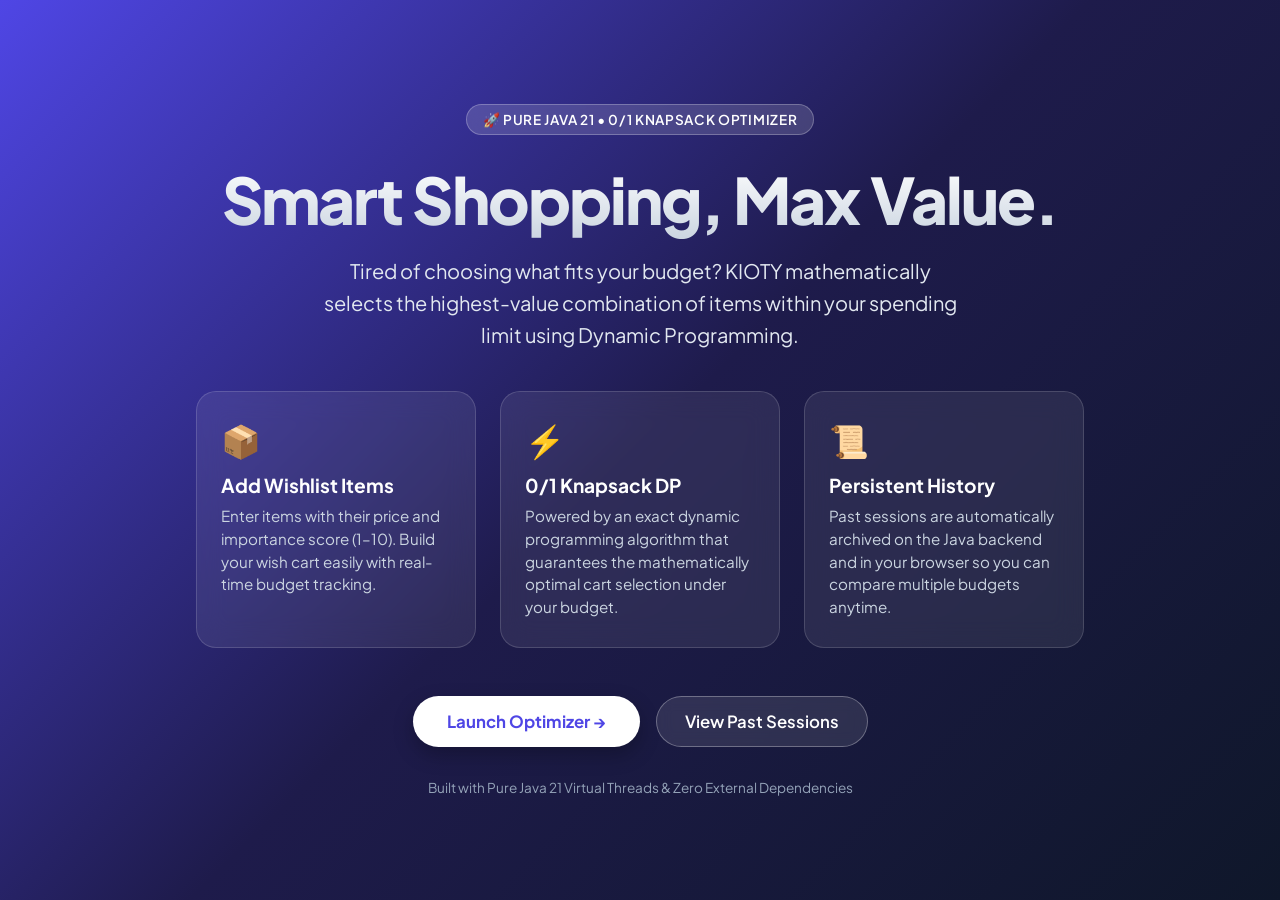
<file: frontend/index.html>
<!DOCTYPE html>
<html lang="en">
<head>
  <meta charset="UTF-8">
  <meta name="viewport" content="width=device-width, initial-scale=1.0">
  <title>KIOTY — Smart Shopping Cart Optimizer</title>
  
  <!-- Google Fonts -->
  <link rel="preconnect" href="https://fonts.googleapis.com">
  <link rel="preconnect" href="https://fonts.gstatic.com" crossorigin>
  <link href="https://fonts.googleapis.com/css2?family=Plus+Jakarta+Sans:wght@400;500;600;700;800&display=swap" rel="stylesheet">
  
  <style>
    * {
      box-sizing: border-box;
      margin: 0;
      padding: 0;
    }

    body {
      font-family: 'Plus Jakarta Sans', -apple-system, BlinkMacSystemFont, sans-serif;
      background: linear-gradient(135deg, #4f46e5 0%, #1e1b4b 50%, #0f172a 100%);
      color: #ffffff;
      display: flex;
      flex-direction: column;
      align-items: center;
      justify-content: center;
      min-height: 100vh;
      overflow-x: hidden;
      padding: 2rem 1.5rem;
    }

    .badge-hero {
      background: rgba(255, 255, 255, 0.15);
      backdrop-filter: blur(8px);
      border: 1px solid rgba(255, 255, 255, 0.25);
      padding: 6px 16px;
      border-radius: 50px;
      font-size: 0.85rem;
      font-weight: 600;
      letter-spacing: 0.05em;
      text-transform: uppercase;
      margin-bottom: 1.5rem;
      animation: fadeIn 0.8s ease-out;
    }

    h1 {
      font-size: clamp(2.5rem, 6vw, 4rem);
      font-weight: 800;
      letter-spacing: -0.03em;
      margin-bottom: 1rem;
      text-align: center;
      background: linear-gradient(180deg, #ffffff 0%, #cbd5e1 100%);
      -webkit-background-clip: text;
      -webkit-text-fill-color: transparent;
      animation: slideDown 0.8s ease-out;
    }

    p.description {
      font-size: clamp(1rem, 2vw, 1.25rem);
      max-width: 650px;
      text-align: center;
      margin-bottom: 2.5rem;
      line-height: 1.6;
      color: #e2e8f0;
      animation: fadeIn 1.2s ease-out;
    }

    .features {
      display: flex;
      flex-wrap: wrap;
      justify-content: center;
      gap: 1.5rem;
      max-width: 950px;
      margin-bottom: 3rem;
    }

    .feature-card {
      background: rgba(255, 255, 255, 0.08);
      border: 1px solid rgba(255, 255, 255, 0.15);
      border-radius: 20px;
      padding: 28px 24px;
      width: 280px;
      backdrop-filter: blur(14px);
      transition: transform 0.3s cubic-bezier(0.4, 0, 0.2, 1), box-shadow 0.3s cubic-bezier(0.4, 0, 0.2, 1), border-color 0.3s ease;
      display: flex;
      flex-direction: column;
    }

    .feature-card:hover {
      transform: translateY(-8px);
      box-shadow: 0 20px 35px rgba(0, 0, 0, 0.4);
      border-color: rgba(255, 255, 255, 0.35);
      background: rgba(255, 255, 255, 0.12);
    }

    .feature-icon {
      font-size: 2rem;
      margin-bottom: 12px;
    }

    .feature-card h3 {
      font-size: 1.2rem;
      font-weight: 700;
      margin-bottom: 8px;
      color: #ffffff;
    }

    .feature-card p {
      font-size: 0.95rem;
      line-height: 1.5;
      color: #cbd5e1;
    }

    .cta-container {
      display: flex;
      gap: 1rem;
      flex-wrap: wrap;
      justify-content: center;
      margin-bottom: 2rem;
    }

    .btn-cta {
      padding: 14px 34px;
      border: none;
      border-radius: 50px;
      background: #ffffff;
      color: #4f46e5;
      font-weight: 700;
      font-size: 1.05rem;
      cursor: pointer;
      text-decoration: none;
      display: inline-flex;
      align-items: center;
      gap: 8px;
      transition: all 0.3s cubic-bezier(0.4, 0, 0.2, 1);
      box-shadow: 0 8px 20px rgba(0, 0, 0, 0.25);
    }

    .btn-cta:hover {
      transform: translateY(-2px) scale(1.03);
      box-shadow: 0 12px 28px rgba(0, 0, 0, 0.35);
      background: #f8fafc;
    }

    .btn-cta-secondary {
      padding: 14px 28px;
      border: 1px solid rgba(255, 255, 255, 0.3);
      border-radius: 50px;
      background: rgba(255, 255, 255, 0.1);
      color: #ffffff;
      font-weight: 600;
      font-size: 1.05rem;
      cursor: pointer;
      text-decoration: none;
      display: inline-flex;
      align-items: center;
      gap: 8px;
      backdrop-filter: blur(8px);
      transition: all 0.3s ease;
    }

    .btn-cta-secondary:hover {
      background: rgba(255, 255, 255, 0.2);
      border-color: rgba(255, 255, 255, 0.5);
      transform: translateY(-2px);
    }

    .footer-note {
      font-size: 0.85rem;
      color: #94a3b8;
      text-align: center;
    }

    @keyframes fadeIn {
      from { opacity: 0; transform: translateY(10px); }
      to { opacity: 1; transform: translateY(0); }
    }

    @keyframes slideDown {
      from { opacity: 0; transform: translateY(-20px); }
      to { opacity: 1; transform: translateY(0); }
    }
  </style>
</head>
<body>

  <div class="badge-hero">🚀 Pure Java 21 • 0/1 Knapsack Optimizer</div>

  <h1>Smart Shopping, Max Value.</h1>
  <p class="description">
    Tired of choosing what fits your budget? KIOTY mathematically selects the highest-value combination of items within your spending limit using Dynamic Programming.
  </p>

  <div class="features">
    <div class="feature-card">
      <div class="feature-icon">📦</div>
      <h3>Add Wishlist Items</h3>
      <p>Enter items with their price and importance score (1–10). Build your wish cart easily with real-time budget tracking.</p>
    </div>
    <div class="feature-card">
      <div class="feature-icon">⚡</div>
      <h3>0/1 Knapsack DP</h3>
      <p>Powered by an exact dynamic programming algorithm that guarantees the mathematically optimal cart selection under your budget.</p>
    </div>
    <div class="feature-card">
      <div class="feature-icon">📜</div>
      <h3>Persistent History</h3>
      <p>Past sessions are automatically archived on the Java backend and in your browser so you can compare multiple budgets anytime.</p>
    </div>
  </div>

  <div class="cta-container">
    <a href="app.html" class="btn-cta">Launch Optimizer →</a>
    <a href="history.html" class="btn-cta-secondary">View Past Sessions</a>
  </div>

  <p class="footer-note">
    Built with Pure Java 21 Virtual Threads & Zero External Dependencies
  </p>

</body>
</html>
</file>
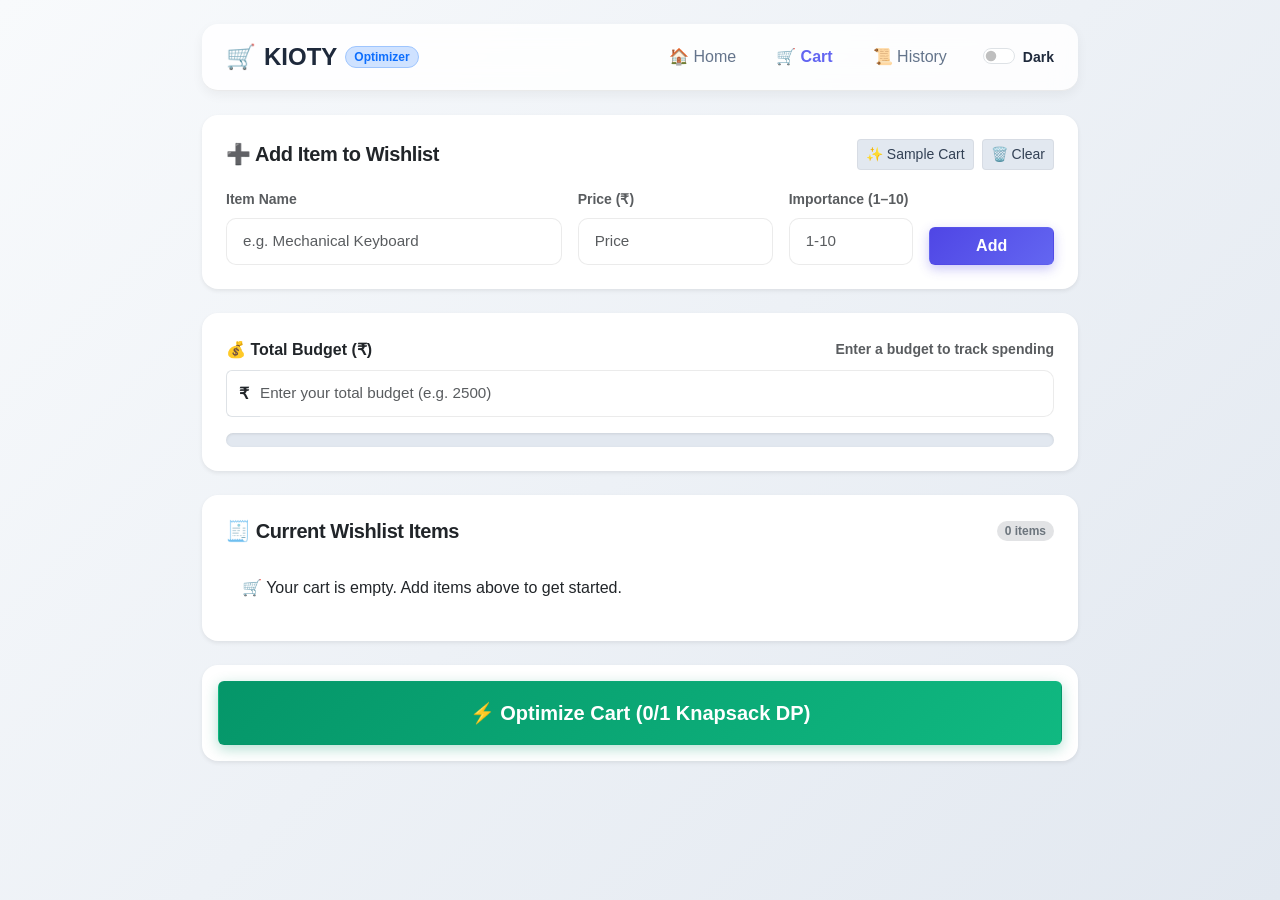
<file: frontend/app.html>
<!DOCTYPE html>
<html lang="en">
<head>
  <meta charset="UTF-8" />
  <meta name="viewport" content="width=device-width, initial-scale=1.0" />
  <title>KIOTY — Smart Shopping Cart Optimizer</title>

  <!-- Google Fonts & Bootstrap 5 -->
  <link rel="preconnect" href="https://fonts.googleapis.com">
  <link rel="preconnect" href="https://fonts.gstatic.com" crossorigin>
  <link href="https://fonts.googleapis.com/css2?family=Plus+Jakarta+Sans:wght@400;500;600;700&display=swap" rel="stylesheet">
  <link href="https://cdn.jsdelivr.net/npm/bootstrap@5.3.3/dist/css/bootstrap.min.css" rel="stylesheet">
  
  <!-- Custom CSS -->
  <link rel="stylesheet" href="style.css" />
</head>
<body>

<div class="container py-4" style="max-width: 900px;">

  <!-- NAVBAR -->
  <header class="navbar-custom d-flex justify-content-between align-items-center mb-4">
    <a href="index.html" class="d-flex align-items-center text-decoration-none text-reset">
      <span class="fs-4 me-2">🛒</span>
      <span class="fw-bold fs-4 tracking-tight">KIOTY</span>
      <span class="badge bg-primary-subtle text-primary ms-2 px-2 py-1 small rounded-pill border border-primary-subtle">Optimizer</span>
    </a>

    <div class="d-flex align-items-center gap-3">
      <a href="index.html" class="nav-link-custom d-none d-sm-inline">🏠 Home</a>
      <a href="app.html" class="nav-link-custom active">🛒 Cart</a>
      <a href="history.html" class="nav-link-custom">📜 History</a>
      
      <div class="form-check form-switch ms-2 mb-0">
        <input class="form-check-input" type="checkbox" id="themeToggle" role="switch" title="Toggle dark mode">
        <label class="form-check-label small fw-semibold d-none d-md-inline" for="themeToggle">Dark</label>
      </div>
    </div>
  </header>

  <!-- ADD ITEM FORM -->
  <div class="card p-4 mb-4 shadow-sm border-0">
    <div class="d-flex justify-content-between align-items-center mb-3">
      <h5 class="fw-bold mb-0">➕ Add Item to Wishlist</h5>
      <div class="d-flex gap-2">
        <button id="loadSampleBtn" type="button" class="btn btn-sm btn-secondary-custom" title="Quickly fill with sample items">✨ Sample Cart</button>
        <button id="clearCartBtn" type="button" class="btn btn-sm btn-secondary-custom" title="Remove all items">🗑️ Clear</button>
      </div>
    </div>

    <form id="addItemForm" onsubmit="return false;">
      <div class="row g-3 align-items-end">
        <div class="col-md-5">
          <label class="form-label fw-semibold small text-muted">Item Name</label>
          <input type="text" id="itemName" class="form-control" placeholder="e.g. Mechanical Keyboard" autocomplete="off" />
        </div>
        <div class="col-md-3">
          <label class="form-label fw-semibold small text-muted">Price (₹)</label>
          <input type="number" id="itemPrice" class="form-control" placeholder="Price" min="1" step="1" />
        </div>
        <div class="col-md-2">
          <label class="form-label fw-semibold small text-muted">Importance (1–10)</label>
          <input type="number" id="itemValue" class="form-control" placeholder="1-10" min="1" max="10" step="1" />
        </div>
        <div class="col-md-2">
          <button class="btn btn-add w-100 fw-semibold" id="addItem" type="button">Add</button>
        </div>
      </div>
    </form>
  </div>

  <!-- BUDGET CARD -->
  <div class="card p-4 mb-4 shadow-sm border-0">
    <div class="d-flex justify-content-between align-items-center mb-2">
      <label for="budget" class="form-label fw-bold mb-0">💰 Total Budget (₹)</label>
      <span id="budgetProgressLabel" class="small fw-semibold text-muted">Enter a budget to track spending</span>
    </div>
    <div class="input-group mb-3">
      <span class="input-group-text bg-transparent border-end-0 fw-bold">₹</span>
      <input type="number" id="budget" class="form-control border-start-0 ps-0" min="1" step="1" placeholder="Enter your total budget (e.g. 2500)" />
    </div>
    <div class="progress" role="progressbar" aria-label="Budget utilization" aria-valuenow="0" aria-valuemin="0" aria-valuemax="100">
      <div id="budgetProgress" class="progress-bar bg-success" style="width: 0%;"></div>
    </div>
  </div>

  <!-- CURRENT CART -->
  <div class="card p-4 mb-4 shadow-sm border-0">
    <div class="d-flex justify-content-between align-items-center mb-3">
      <h5 class="fw-bold mb-0">🧾 Current Wishlist Items</h5>
      <span id="cartCountBadge" class="badge bg-secondary-subtle text-secondary rounded-pill px-2 py-1 small">0 items</span>
    </div>
    <ul id="itemList" class="list-group list-group-flush mb-0">
      <li class="list-group-item text-muted py-3 text-center">🛒 Your cart is empty. Add items above to get started.</li>
    </ul>
  </div>

  <!-- OPTIMIZE BUTTON -->
  <div class="card p-3 mb-4 text-center shadow-sm border-0">
    <button class="btn btn-optimize w-100 fs-5 fw-bold py-3" id="optimizeBtn" type="button">
      ⚡ Optimize Cart (0/1 Knapsack DP)
    </button>
  </div>

  <!-- RESULTS SECTION -->
  <section id="resultSection" class="d-none card p-4 shadow-sm border-0 mb-4">
    <div class="d-flex justify-content-between align-items-center mb-3 border-bottom pb-3">
      <h5 class="fw-bold text-success mb-0">🎯 Optimal Item Combination</h5>
      <button id="copySummaryBtn" type="button" class="btn btn-sm btn-secondary-custom">📋 Copy Summary</button>
    </div>

    <ul id="resultItems" class="list-group list-group-flush mb-4"></ul>

    <div class="summary-card">
      <div class="row g-3 text-center text-sm-start">
        <div class="col-sm-6 col-md-3">
          <span class="small text-muted d-block">Total Cost</span>
          <span id="totalPrice" class="fs-5 fw-bold text-primary">₹0</span>
        </div>
        <div class="col-sm-6 col-md-3">
          <span class="small text-muted d-block">Total Importance</span>
          <span id="totalValue" class="fs-5 fw-bold text-success">0</span>
        </div>
        <div class="col-sm-6 col-md-3">
          <span class="small text-muted d-block">Unused Budget</span>
          <span id="remainingBudget" class="fs-5 fw-bold text-info">₹0</span>
        </div>
        <div class="col-sm-6 col-md-3">
          <span class="small text-muted d-block">Items Selected</span>
          <span id="itemCount" class="fs-5 fw-bold">0</span>
        </div>
      </div>
      <div class="border-top mt-3 pt-2 d-flex justify-content-between align-items-center small text-muted">
        <span>Optimization Algorithm: <strong>0/1 Knapsack Dynamic Programming</strong></span>
        <span>Session: <code id="sessionId">#N/A</code></span>
      </div>
    </div>
  </section>

</div>

<script src="script.js"></script>
</body>
</html>
</file>
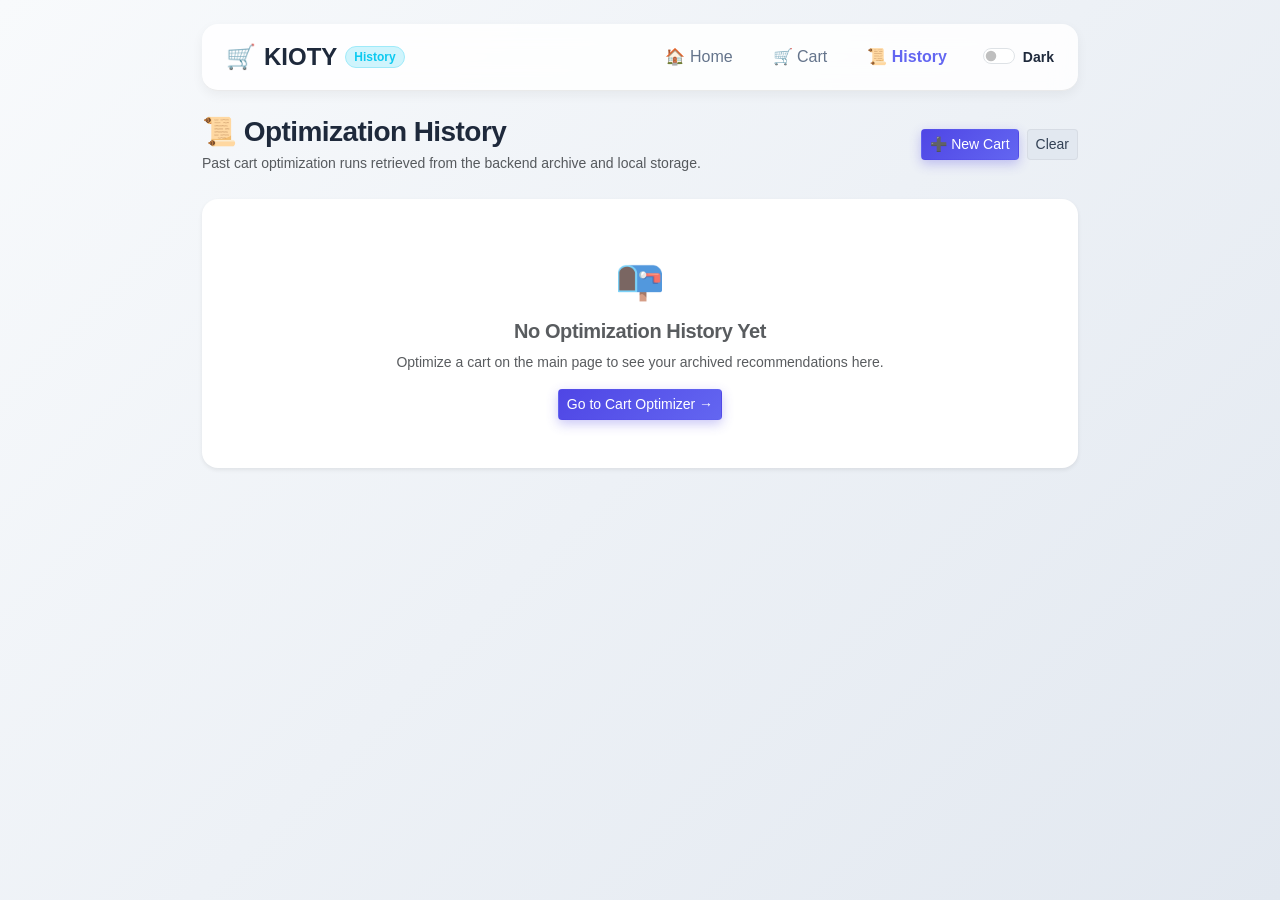
<file: frontend/history.html>
<!DOCTYPE html>
<html lang="en">
<head>
  <meta charset="UTF-8" />
  <meta name="viewport" content="width=device-width, initial-scale=1.0"/>
  <title>Optimization History — KIOTY</title>
  
  <!-- Google Fonts & Bootstrap 5 -->
  <link rel="preconnect" href="https://fonts.googleapis.com">
  <link rel="preconnect" href="https://fonts.gstatic.com" crossorigin>
  <link href="https://fonts.googleapis.com/css2?family=Plus+Jakarta+Sans:wght@400;500;600;700&display=swap" rel="stylesheet">
  <link href="https://cdn.jsdelivr.net/npm/bootstrap@5.3.3/dist/css/bootstrap.min.css" rel="stylesheet">
  
  <!-- Custom CSS -->
  <link rel="stylesheet" href="style.css" />
</head>
<body>

  <div class="container py-4" style="max-width: 900px;">

    <!-- NAVBAR -->
    <header class="navbar-custom d-flex justify-content-between align-items-center mb-4">
      <a href="index.html" class="d-flex align-items-center text-decoration-none text-reset">
        <span class="fs-4 me-2">🛒</span>
        <span class="fw-bold fs-4 tracking-tight">KIOTY</span>
        <span class="badge bg-info-subtle text-info ms-2 px-2 py-1 small rounded-pill border border-info-subtle">History</span>
      </a>

      <div class="d-flex align-items-center gap-3">
        <a href="index.html" class="nav-link-custom d-none d-sm-inline">🏠 Home</a>
        <a href="app.html" class="nav-link-custom">🛒 Cart</a>
        <a href="history.html" class="nav-link-custom active">📜 History</a>

        <div class="form-check form-switch ms-2 mb-0">
          <input class="form-check-input" type="checkbox" id="themeToggle" role="switch" title="Toggle dark mode">
          <label class="form-check-label small fw-semibold d-none d-md-inline" for="themeToggle">Dark</label>
        </div>
      </div>
    </header>

    <!-- HEADER BAR -->
    <div class="d-flex justify-content-between align-items-center mb-4">
      <div>
        <h3 class="fw-bold mb-1">📜 Optimization History</h3>
        <p class="text-muted small mb-0">Past cart optimization runs retrieved from the backend archive and local storage.</p>
      </div>
      <div class="d-flex gap-2">
        <a href="app.html" class="btn btn-sm btn-add">➕ New Cart</a>
        <button id="clearHistoryBtn" class="btn btn-sm btn-secondary-custom">Clear</button>
      </div>
    </div>

    <!-- SESSIONS CONTAINER -->
    <div id="historyContainer"></div>

    <!-- LOADER -->
    <div id="loader" class="text-center my-5" style="display: none;">
      <div class="spinner-border text-primary" role="status"></div>
      <p class="mt-2 text-muted small">Loading archived sessions...</p>
    </div>

  </div>

  <script>
    document.addEventListener("DOMContentLoaded", () => {
      const historyContainer = document.getElementById("historyContainer");
      const themeToggle = document.getElementById("themeToggle");
      const loader = document.getElementById("loader");
      const clearHistoryBtn = document.getElementById("clearHistoryBtn");
      const body = document.body;

      // Theme sync
      const savedTheme = localStorage.getItem("theme") || "light";
      if (savedTheme === "dark") {
        body.classList.add("dark");
        if (themeToggle) themeToggle.checked = true;
      }

      if (themeToggle) {
        themeToggle.addEventListener("change", () => {
          const isDark = themeToggle.checked;
          body.classList.toggle("dark", isDark);
          localStorage.setItem("theme", isDark ? "dark" : "light");
        });
      }

      // Clear history button
      if (clearHistoryBtn) {
        clearHistoryBtn.addEventListener("click", () => {
          if (confirm("Are you sure you want to clear your local history view?")) {
            localStorage.removeItem("cartHistory");
            loadHistory();
          }
        });
      }

      async function loadHistory() {
        loader.style.display = "block";
        historyContainer.innerHTML = "";

        const isLocal =
          window.location.hostname === "localhost" ||
          window.location.hostname === "127.0.0.1" ||
          window.location.protocol === "file:" ||
          !window.location.hostname;

        const API_BASE = isLocal
          ? (window.location.port === "5050" ? window.location.origin : "http://localhost:5050")
          : "https://kioty.onrender.com";

        let sessions = [];

        // 1. Try fetching from Backend API
        try {
          const response = await fetch(`${API_BASE}/history`, { signal: AbortSignal.timeout(3500) });
          if (response.ok) {
            const data = await response.json();
            if (Array.isArray(data.history) && data.history.length > 0) {
              sessions = data.history;
            }
          }
        } catch (err) {
          console.warn("Backend /history unreachable, falling back to localStorage:", err);
        }

        // 2. Fallback to LocalStorage if backend returned nothing or failed
        if (!sessions.length) {
          try {
            const local = JSON.parse(localStorage.getItem("cartHistory"));
            if (Array.isArray(local) && local.length > 0) {
              sessions = local;
            }
          } catch (e) {
            sessions = [];
          }
        }

        loader.style.display = "none";

        if (!sessions.length) {
          historyContainer.innerHTML = `
            <div class="card p-5 text-center text-muted border-0 shadow-sm">
              <div class="fs-1 mb-2">📭</div>
              <h5 class="fw-semibold">No Optimization History Yet</h5>
              <p class="small mb-3">Optimize a cart on the main page to see your archived recommendations here.</p>
              <div>
                <a href="app.html" class="btn btn-add btn-sm">Go to Cart Optimizer →</a>
              </div>
            </div>
          `;
          return;
        }

        sessions.slice().reverse().forEach((session, i) => {
          const div = document.createElement("div");
          div.className = "card session-card mb-3";

          const dateStr = session.timestamp
            ? new Date(session.timestamp).toLocaleString()
            : (session.date || "Unknown date");

          const itemsList = session.selectedItems || session.items || [];
          const count = session.count || itemsList.length;

          div.innerHTML = `
            <div class="d-flex justify-content-between align-items-start mb-2">
              <div>
                <h5 class="fw-bold mb-0">Session <code class="text-primary">#${session.sessionId || (i + 1)}</code></h5>
                <span class="text-muted small">${dateStr}</span>
              </div>
              <span class="badge bg-success-subtle text-success border border-success-subtle rounded-pill px-3 py-1">
                ${count} ${count === 1 ? 'item' : 'items'} chosen
              </span>
            </div>

            <div class="row g-2 my-2 py-2 border-top border-bottom">
              <div class="col-4">
                <span class="small text-muted d-block">Budget</span>
                <strong class="fs-6">₹${session.budget}</strong>
              </div>
              <div class="col-4">
                <span class="small text-muted d-block">Total Spent</span>
                <strong class="fs-6 text-primary">₹${session.totalPrice}</strong>
              </div>
              <div class="col-4">
                <span class="small text-muted d-block">Total Importance</span>
                <strong class="fs-6 text-success">${session.totalValue}</strong>
              </div>
            </div>

            <h6 class="small fw-semibold text-muted mt-3 mb-2">Selected Items:</h6>
            <ul class="list-group list-group-flush mb-0">
              ${itemsList.length ? itemsList.map(item => `
                <li class="list-group-item py-1 px-0 d-flex justify-content-between align-items-center">
                  <span>${escapeHtml(item.name)} — <span class="text-muted">₹${item.price}</span></span>
                  <span class="badge bg-secondary-subtle text-secondary small">Value: ${item.value}/10</span>
                </li>
              `).join("") : '<li class="list-group-item py-1 px-0 text-muted">No items selected within budget.</li>'}
            </ul>
          `;

          historyContainer.appendChild(div);
        });
      }

      function escapeHtml(str) {
        if (!str) return "";
        return str
          .replace(/&/g, "&amp;")
          .replace(/</g, "&lt;")
          .replace(/>/g, "&gt;")
          .replace(/"/g, "&quot;")
          .replace(/'/g, "&#039;");
      }

      loadHistory();
    });
  </script>
</body>
</html>
</file>
<file: frontend/style.css>
/* ================== GENERAL & VARIABLES ================== */
:root {
  --font-family: 'Segoe UI', -apple-system, BlinkMacSystemFont, Roboto, sans-serif;
  --bg-gradient: linear-gradient(135deg, #f8fafc 0%, #e2e8f0 100%);
  --card-bg: #ffffff;
  --text-main: #1e293b;
  --text-muted: #64748b;
  --border-color: rgba(0, 0, 0, 0.08);
  --shadow-sm: 0 4px 12px rgba(0, 0, 0, 0.05);
  --shadow-hover: 0 10px 25px rgba(0, 0, 0, 0.1);
  --primary-gradient: linear-gradient(135deg, #4f46e5, #6366f1);
  --primary-hover: linear-gradient(135deg, #4338ca, #4f46e5);
  --success-gradient: linear-gradient(135deg, #059669, #10b981);
  --success-hover: linear-gradient(135deg, #047857, #059669);
  --accent-glow: rgba(99, 102, 241, 0.25);
}

body.dark {
  --bg-gradient: linear-gradient(160deg, #090d16 0%, #0f172a 50%, #090d16 100%);
  --card-bg: #1e293b;
  --text-main: #f8fafc;
  --text-muted: #94a3b8;
  --border-color: rgba(255, 255, 255, 0.08);
  --shadow-sm: 0 4px 14px rgba(0, 0, 0, 0.4);
  --shadow-hover: 0 10px 28px rgba(0, 0, 0, 0.6);
  --accent-glow: rgba(99, 102, 241, 0.35);
}

body {
  font-family: var(--font-family);
  background: var(--bg-gradient);
  color: var(--text-main);
  min-height: 100vh;
  line-height: 1.6;
  margin: 0;
  padding: 0;
  transition: background 0.3s ease, color 0.3s ease;
}

h1, h2, h3, h4, h5, h6 {
  font-weight: 700;
  letter-spacing: -0.02em;
  color: inherit;
}

/* ================== NAVBAR ================== */
.navbar-custom {
  background: rgba(255, 255, 255, 0.85);
  backdrop-filter: blur(12px);
  border-bottom: 1px solid var(--border-color);
  padding: 0.85rem 1.5rem;
  border-radius: 16px;
  box-shadow: var(--shadow-sm);
  margin-bottom: 2rem;
  transition: background 0.3s ease, border-color 0.3s ease;
}

body.dark .navbar-custom {
  background: rgba(30, 41, 59, 0.85);
  border-bottom: 1px solid rgba(255, 255, 255, 0.1);
  box-shadow: 0 4px 20px rgba(0, 0, 0, 0.35);
}

.nav-link-custom {
  color: var(--text-muted);
  text-decoration: none;
  font-weight: 500;
  padding: 6px 12px;
  border-radius: 8px;
  transition: all 0.2s ease;
}

.nav-link-custom:hover {
  color: var(--text-main);
  background: rgba(0, 0, 0, 0.05);
}

body.dark .nav-link-custom:hover {
  background: rgba(255, 255, 255, 0.1);
}

.nav-link-custom.active {
  color: #6366f1;
  font-weight: 600;
}

body.dark .nav-link-custom.active {
  color: #818cf8;
}

/* ================== CARDS ================== */
.card {
  background: var(--card-bg);
  border: 1px solid var(--border-color);
  border-radius: 16px;
  box-shadow: var(--shadow-sm);
  transition: transform 0.25s ease, box-shadow 0.25s ease, border-color 0.25s ease;
}

.card:hover {
  transform: translateY(-2px);
  box-shadow: var(--shadow-hover);
}

body.dark .card {
  box-shadow: 0 4px 16px rgba(0, 0, 0, 0.3);
}

body.dark .card:hover {
  box-shadow: 0 8px 24px rgba(0, 0, 0, 0.5);
  border-color: rgba(99, 102, 241, 0.3);
}

/* ================== INPUTS ================== */
input[type="text"],
input[type="number"] {
  width: 100%;
  padding: 11px 16px;
  border-radius: 10px;
  border: 1px solid var(--border-color);
  background: #ffffff;
  color: var(--text-main);
  font-size: 0.95rem;
  transition: border-color 0.2s ease, box-shadow 0.2s ease, background 0.2s ease;
}

input::placeholder {
  color: #94a3b8;
}

input:focus {
  border-color: #6366f1;
  outline: none;
  box-shadow: 0 0 0 3px var(--accent-glow);
}

body.dark input[type="text"],
body.dark input[type="number"] {
  background: #0f172a;
  color: #f8fafc;
  border-color: rgba(255, 255, 255, 0.12);
}

body.dark input:focus {
  border-color: #818cf8;
  box-shadow: 0 0 0 3px rgba(129, 140, 248, 0.35);
}

/* ================== BUTTONS ================== */
button {
  font-family: inherit;
  border-radius: 12px;
  padding: 10px 20px;
  font-weight: 600;
  border: none;
  cursor: pointer;
  transition: all 0.25s cubic-bezier(0.4, 0, 0.2, 1);
}

/* Add Button */
.btn-add {
  background: var(--primary-gradient);
  color: #ffffff !important;
  box-shadow: 0 4px 12px rgba(79, 70, 229, 0.3);
}

.btn-add:hover {
  background: var(--primary-hover);
  transform: translateY(-1px);
  box-shadow: 0 6px 16px rgba(79, 70, 229, 0.45);
}

.btn-add:active {
  transform: translateY(0);
}

/* Optimize Button */
.btn-optimize {
  background: var(--success-gradient);
  color: #ffffff !important;
  box-shadow: 0 4px 14px rgba(5, 150, 105, 0.3);
}

.btn-optimize:hover {
  background: var(--success-hover);
  transform: translateY(-2px);
  box-shadow: 0 8px 20px rgba(5, 150, 105, 0.45);
}

.btn-optimize:active {
  transform: translateY(0);
}

/* Danger / Remove Button */
.btn-danger,
body.dark .btn-danger {
  background: #ef4444 !important;
  color: #ffffff !important;
  border-radius: 8px;
  padding: 5px 12px;
  font-size: 0.85rem;
  border: none;
  box-shadow: 0 2px 6px rgba(239, 68, 68, 0.25);
}

.btn-danger:hover,
body.dark .btn-danger:hover {
  background: #dc2626 !important;
  transform: translateY(-1px);
  box-shadow: 0 4px 10px rgba(239, 68, 68, 0.35);
}

/* Secondary Button */
.btn-secondary-custom {
  background: #e2e8f0;
  color: #334155;
  border: 1px solid rgba(0, 0, 0, 0.05);
}

.btn-secondary-custom:hover {
  background: #cbd5e1;
  color: #1e293b;
  transform: translateY(-1px);
}

body.dark .btn-secondary-custom {
  background: #334155;
  color: #e2e8f0;
  border-color: rgba(255, 255, 255, 0.08);
}

body.dark .btn-secondary-custom:hover {
  background: #475569;
  color: #ffffff;
}

/* ================== LISTS ================== */
.list-group-item {
  background-color: transparent !important;
  color: inherit !important;
  display: flex;
  align-items: center;
  justify-content: space-between;
  padding: 12px 16px;
  border: none;
  border-bottom: 1px solid var(--border-color) !important;
  transition: background 0.2s ease;
}

.list-group-item:last-child {
  border-bottom: none !important;
}

.list-group-item:hover {
  background: rgba(0, 0, 0, 0.03) !important;
}

body.dark .list-group-item:hover {
  background: rgba(255, 255, 255, 0.03) !important;
}

/* Value Badges */
.badge-value {
  padding: 4px 10px;
  border-radius: 20px;
  font-size: 0.8rem;
  font-weight: 600;
  display: inline-block;
}

.badge-value-high {
  background: rgba(16, 185, 129, 0.15);
  color: #059669;
  border: 1px solid rgba(16, 185, 129, 0.3);
}

.badge-value-med {
  background: rgba(59, 130, 246, 0.15);
  color: #2563eb;
  border: 1px solid rgba(59, 130, 246, 0.3);
}

.badge-value-low {
  background: rgba(245, 158, 11, 0.15);
  color: #d97706;
  border: 1px solid rgba(245, 158, 11, 0.3);
}

body.dark .badge-value-high {
  background: rgba(16, 185, 129, 0.25);
  color: #34d399;
}

body.dark .badge-value-med {
  background: rgba(59, 130, 246, 0.25);
  color: #60a5fa;
}

body.dark .badge-value-low {
  background: rgba(245, 158, 11, 0.25);
  color: #fbbf24;
}

/* ================== SUMMARY CARD ================== */
.summary-card {
  background: #f1f5f9;
  border: 1px solid var(--border-color);
  border-radius: 14px;
  padding: 1.25rem;
  color: var(--text-main);
  transition: all 0.3s ease;
}

body.dark .summary-card {
  background: #0f172a;
  border-color: rgba(255, 255, 255, 0.08);
  color: #f8fafc;
}

.summary-card p {
  margin-bottom: 0.5rem;
}

.summary-card p:last-child {
  margin-bottom: 0;
}

/* ================== PROGRESS BAR ================== */
.progress {
  height: 14px;
  border-radius: 7px;
  overflow: hidden;
  background: #e2e8f0;
  box-shadow: inset 0 1px 3px rgba(0, 0, 0, 0.1);
}

body.dark .progress {
  background: #0f172a;
}

.progress-bar {
  transition: width 0.6s cubic-bezier(0.4, 0, 0.2, 1), background-color 0.4s ease;
}

/* ================== TOAST NOTIFICATIONS ================== */
.toast-message {
  position: fixed;
  bottom: 24px;
  right: 24px;
  z-index: 9999;
  padding: 12px 20px;
  border-radius: 12px;
  color: #ffffff !important;
  font-weight: 500;
  font-size: 0.95rem;
  box-shadow: 0 8px 24px rgba(0, 0, 0, 0.25);
  opacity: 0;
  transform: translateY(20px) scale(0.95);
  transition: opacity 0.3s cubic-bezier(0.4, 0, 0.2, 1), transform 0.3s cubic-bezier(0.4, 0, 0.2, 1);
  pointer-events: none;
}

.toast-message.show {
  opacity: 1;
  transform: translateY(0) scale(1);
}

.toast-message.bg-success {
  background: linear-gradient(135deg, #059669, #10b981) !important;
}

.toast-message.bg-warning {
  background: linear-gradient(135deg, #d97706, #f59e0b) !important;
}

.toast-message.bg-danger {
  background: linear-gradient(135deg, #dc2626, #ef4444) !important;
}

.toast-message.bg-info {
  background: linear-gradient(135deg, #2563eb, #3b82f6) !important;
}

/* ================== ANIMATIONS ================== */
.item-slide-in {
  animation: slideIn 0.35s cubic-bezier(0.4, 0, 0.2, 1) forwards;
}

@keyframes slideIn {
  from {
    opacity: 0;
    transform: translateY(-8px) scale(0.98);
  }
  to {
    opacity: 1;
    transform: translateY(0) scale(1);
  }
}

.item-fade-out {
  animation: fadeOut 0.3s cubic-bezier(0.4, 0, 0.2, 1) forwards;
}

@keyframes fadeOut {
  from {
    opacity: 1;
    transform: scale(1);
    max-height: 80px;
  }
  to {
    opacity: 0;
    transform: scale(0.94);
    max-height: 0;
    padding-top: 0;
    padding-bottom: 0;
    margin-top: 0;
    margin-bottom: 0;
    overflow: hidden;
  }
}

/* ================== SESSION CARD (History) ================== */
.session-card {
  border-radius: 14px;
  border: 1px solid var(--border-color);
  background: var(--card-bg);
  box-shadow: var(--shadow-sm);
  margin-bottom: 1.25rem;
  padding: 1.25rem;
  transition: transform 0.2s ease, box-shadow 0.2s ease;
}

.session-card:hover {
  transform: translateY(-3px);
  box-shadow: var(--shadow-hover);
}

body.dark .session-card {
  background: #1e293b;
  border-color: rgba(255, 255, 255, 0.08);
}
</file>
